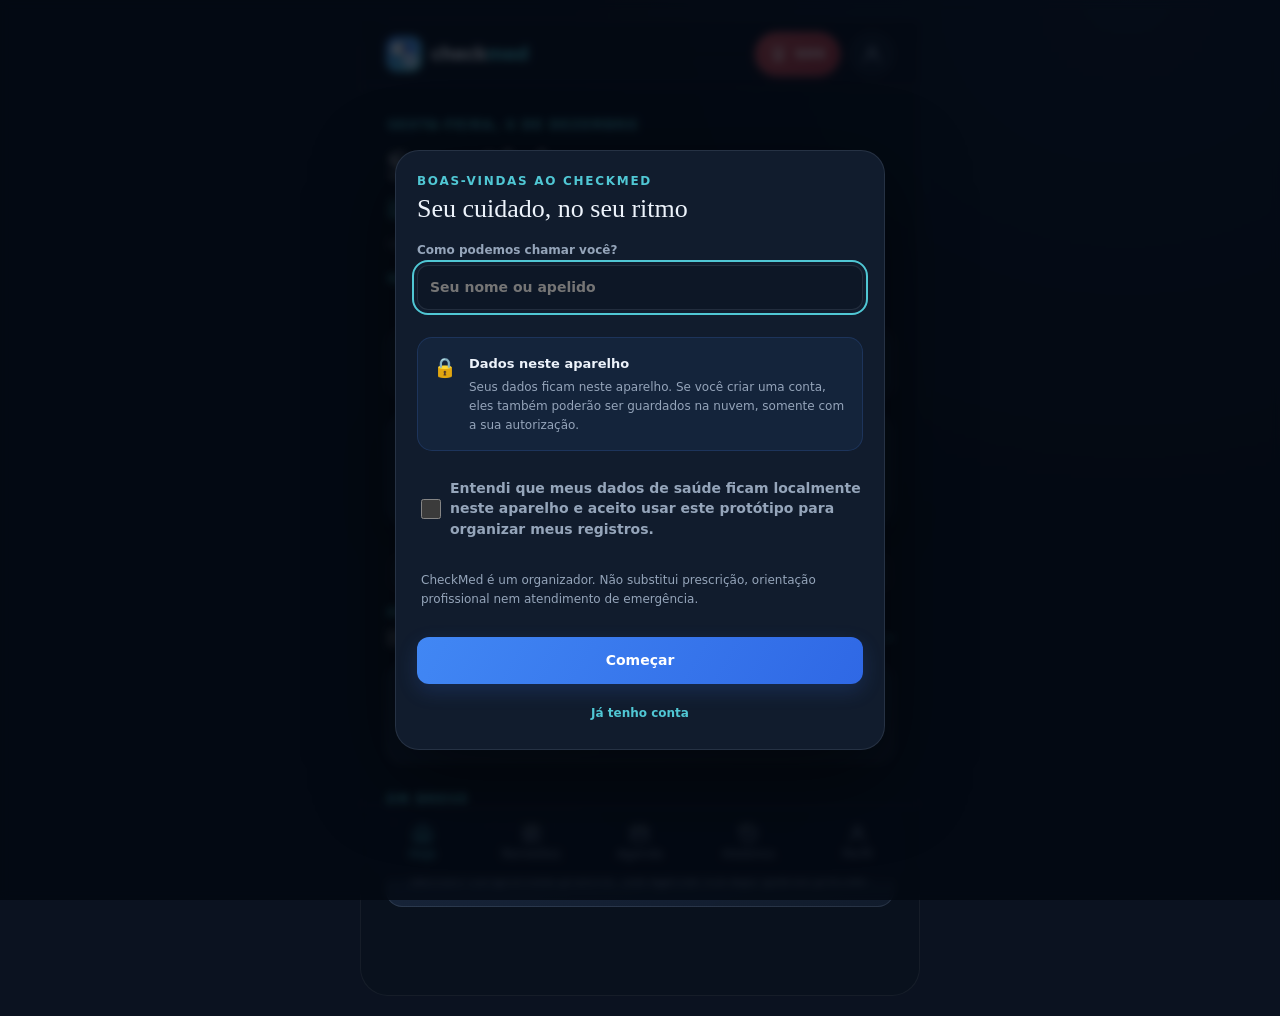
<file: index.html>
<!doctype html>
<html lang="pt-BR">
<head>
  <meta charset="utf-8">
  <meta name="viewport" content="width=device-width, initial-scale=1, viewport-fit=cover">
  <meta name="theme-color" content="#101827">
  <meta name="description" content="CheckMed — um jeito simples e gentil de acompanhar sua rotina de cuidado.">
  <meta name="apple-mobile-web-app-capable" content="yes">
  <meta name="apple-mobile-web-app-status-bar-style" content="black-translucent">
  <script src="config.js"></script>
  <link rel="manifest" href="manifest.json">
  <link rel="icon" href="icon.svg" type="image/svg+xml">
  <link rel="apple-touch-icon" href="icon-180.png">
  <link rel="stylesheet" href="styles.css">
  <title>CheckMed — cuidado em rotina</title>
</head>
<body>
  <div class="app-shell">
    <header class="topbar">
      <div class="brand"><span class="brand-mark" aria-hidden="true"><svg viewBox="0 0 36 36" focusable="false"><defs><clipPath id="brandPillClip"><rect x="3.5" y="5" width="29" height="14" rx="7"/></clipPath></defs><rect x="3.5" y="5" width="29" height="14" rx="7" fill="#f4f8ff"/><path d="M18 5h7.5a7 7 0 0 1 0 14H18z" fill="#4d8eff" clip-path="url(#brandPillClip)"/><path d="M18 5v14" stroke="#101827" stroke-width="1.6"/><circle cx="25" cy="25" r="8" fill="#f4f8ff"/><path d="m20.5 25 3.1 3.1 6-6.8" fill="none" stroke="#2676f2" stroke-width="2.5" stroke-linecap="round" stroke-linejoin="round"/></svg></span><span>check<span class="brand-accent">med</span></span></div>
      <button class="sos-header-button" id="sosButton" type="button" aria-label="Abrir ajuda rápida (SOS)"><svg viewBox="0 0 24 24" aria-hidden="true" focusable="false"><path d="M6 18h12l-1.2-7.2a4.85 4.85 0 0 0-9.6 0L6 18Z"/><path d="M9 21h6M12 3V1M4.5 5 3 3.5M19.5 5 21 3.5M12 10v3M12 16h.01"/></svg><span>SOS</span></button>
      <button class="icon-button" id="profileButton" type="button" aria-label="Abrir perfil"><svg viewBox="0 0 24 24" aria-hidden="true" focusable="false"><circle cx="12" cy="8" r="4"/><path d="M4 21a8 8 0 0 1 16 0"/></svg></button>
    </header>

    <main id="mainContent">
      <section class="screen active" id="screen-today" data-screen="today">
        <div class="greeting"><p class="eyebrow" id="todayDate"></p><p class="welcome-name" id="welcomeName" hidden></p><h1>Seu cuidado,<br><em>um passo de cada vez.</em></h1><p class="subtle">Um lembrete gentil para hoje.</p><button class="text-button daylog-link" type="button" id="openDaylog">Registrar meu dia →</button></div>
        <article class="welcome-back-card" id="welcomeBackCard" hidden><div><strong>Bem-vindo de volta!</strong><p id="welcomeBackSummary"></p></div><button class="close-button" id="dismissWelcomeBack" type="button" aria-label="Dispensar mensagem">×</button></article>
        <button class="daily-mood-shortcut" id="moodShortcut" type="button"><span class="mood-shortcut-face" id="moodShortcutFace">🙂</span><span><strong id="moodShortcutTitle">Como você está hoje?</strong><small id="moodShortcutSummary">Seu registro de humor continua em “Meu dia”.</small></span><span aria-hidden="true">›</span></button>
        <div class="summary-card">
          <div><span class="summary-kicker">ROTINA DE HOJE</span><strong id="todayProgress">Tudo no seu tempo</strong><span class="subtle" id="todaySummary">Cadastre uma medicação para começar.</span></div>
          <div class="ring" id="progressRing"><span id="progressNumber">0/0</span></div>
        </div>
        <div id="nextDose" class="next-dose-card" hidden></div>
        <p class="reminder-limit" role="note">Lembretes só funcionam com o app aberto. Use também o alarme do celular.</p>
        <div class="stock-alerts stack" id="stockAlerts"></div>
        <div class="section-heading"><div><span class="eyebrow">ACOMPANHAMENTO</span><h2>Doses de hoje</h2></div><button class="text-button" data-go="meds">Ver todas →</button></div>
        <div id="todayDoses" class="stack"></div>
        <div class="section-heading compact"><div><span class="eyebrow">EM BREVE</span><h2>Próximos compromissos</h2></div><button class="text-button" data-go="calendar">Agenda →</button></div>
        <div id="upcomingHome" class="stack"></div>
      </section>

      <section class="screen" id="screen-meds" data-screen="meds">
        <div class="page-heading"><span class="eyebrow">SUA ROTINA</span><h1>Medicamentos</h1><p class="subtle">Organize horários e acompanhe seu estoque.</p></div>
        <button class="primary-button wide" id="addMedButton"><span>＋</span> Adicionar medicamento</button>
        <div id="medList" class="stack page-stack"></div>
      </section>

      <section class="screen" id="screen-calendar" data-screen="calendar">
        <div class="page-heading"><span class="eyebrow">SEUS CUIDADOS</span><h1>Agenda</h1><p class="subtle">Consultas, retornos e receitas em um só lugar.</p></div>
        <button class="primary-button wide" id="addEventButton"><span>＋</span> Adicionar compromisso</button>
        <div class="history-calendar-card agenda-calendar-card">
          <div class="month-controls"><button class="month-arrow" id="agendaPrevMonth" aria-label="Mês anterior">‹</button><strong id="agendaMonthLabel"></strong><button class="month-arrow" id="agendaNextMonth" aria-label="Próximo mês">›</button></div>
          <div class="history-calendar" id="agendaCalendar" aria-label="Calendário de compromissos"></div>
          <div class="calendar-key"><i></i> Compromisso ou rotina completa <i class="partial-dot"></i> Rotina com doses pendentes</div>
        </div>
        <div class="section-heading"><div><span class="eyebrow">DIA SELECIONADO</span><h2 id="agendaSelectedLabel"></h2></div></div>
        <div id="eventList" class="stack page-stack"></div>
        <div class="section-heading compact"><div><span class="eyebrow">PLANEJAMENTO</span><h2>Próximos 30 dias</h2></div></div><div id="upcomingEvents" class="stack"></div>
      </section>

      <section class="screen" id="screen-history" data-screen="history">
        <div class="page-heading"><span class="eyebrow">SEU CAMINHO</span><h1>Histórico</h1><p class="subtle">Seus registros recentes, sem julgamentos.</p></div>
        <div class="history-calendar-card">
          <div class="month-controls"><button class="month-arrow" id="historyPrevMonth" aria-label="Mês anterior">‹</button><strong id="historyMonthLabel"></strong><button class="month-arrow" id="historyNextMonth" aria-label="Próximo mês">›</button></div>
          <div class="history-calendar" id="historyCalendar" aria-label="Calendário de registros"></div>
          <div class="calendar-key"><i></i> Dia com registros</div>
        </div>
        <div class="history-summary" id="historySummary"></div>
        <button type="button" class="secondary-button wide" id="openPastDose">Registrar uma dose que esqueci</button>
        <div id="historyList" class="stack page-stack"></div>
      </section>

      <section class="screen" id="screen-daylog" data-screen="daylog">
        <div class="page-heading"><span class="eyebrow">SEU ESPAÇO</span><h1>Meu dia</h1><p class="subtle">Um registro opcional, no seu ritmo.</p></div>
        <div class="entry-date-card"><button id="entryPrevDay" class="month-arrow" type="button" aria-label="Dia anterior">‹</button><div><span class="eyebrow">REGISTRANDO</span><strong id="checkinDateLabel"></strong></div><button id="entryNextDay" class="month-arrow" type="button" aria-label="Próximo dia">›</button></div>
        <div class="daily-checkin" id="dailyCheckin">
          <div class="checkin-heading"><div><span class="eyebrow">COMO FOI SEU DIA?</span><h2>Como você está?</h2></div></div>
          <div class="mood-row" role="group" aria-label="Selecione como está se sentindo">
            <button type="button" class="mood-choice" data-mood="muito-bem" aria-label="Muito bem">😊</button><button type="button" class="mood-choice" data-mood="bem" aria-label="Bem">🙂</button><button type="button" class="mood-choice" data-mood="neutro" aria-label="Neutro">😐</button><button type="button" class="mood-choice" data-mood="mal" aria-label="Mal">🙁</button><button type="button" class="mood-choice" data-mood="muito-mal" aria-label="Muito mal">😣</button>
          </div>
          <label class="checkin-note-label">Anotação para você ou para a próxima consulta<textarea id="dailyNote" maxlength="500" placeholder="Se quiser, anote como se sentiu ou algo para conversar com sua equipe de cuidado."></textarea></label>
          <label class="checkin-note-label">Perguntas para a próxima consulta<textarea id="dailyQuestions" maxlength="500" placeholder="O que você quer lembrar de perguntar?"></textarea></label>
          <button type="button" class="secondary-button wide" id="exportConsultation">Exportar resumo para consulta</button>
          <button type="button" class="secondary-button wide" id="saveCheckin">Salvar registro do dia</button>
        </div>
      </section>

      <section class="screen" id="screen-profile" data-screen="profile">
        <div class="page-heading"><span class="eyebrow">PREFERÊNCIAS</span><h1>Seu perfil</h1><p class="subtle">Ajuste o app ao seu jeito.</p></div>
        <form id="profileForm" class="form-card">
          <label>Como podemos chamar você?<input id="profileName" maxlength="40" placeholder="Seu nome ou apelido"></label>
          <button class="primary-button wide" type="submit">Salvar perfil</button>
        </form>
        <article class="form-card account-card" id="accountCard" aria-labelledby="accountCardTitle">
          <div class="account-heading"><span class="account-symbol" aria-hidden="true">☁</span><div><h2 id="accountCardTitle">Conta e sincronização</h2><p class="subtle" id="accountStatus" role="status"></p></div></div>
          <div id="accountUnavailable" class="account-state" hidden><strong>Conta disponível quando o servidor estiver configurado.</strong><p class="subtle">Você pode continuar usando o CheckMed neste aparelho, mesmo sem conta.</p></div>
          <div id="accountOffline" class="account-state" hidden><strong>Sem conexão</strong><p class="subtle">Seus dados continuam salvos neste aparelho.</p></div>
          <div id="accountLoggedOut" class="account-actions" hidden><p class="subtle">Uma conta permite guardar uma cópia dos dados na nuvem e usar em outro aparelho. O uso local continua disponível sem conta.</p><button class="primary-button wide" id="openCreateAccount" type="button">Criar conta</button><button class="secondary-button wide" id="openLogin" type="button">Já tenho conta</button></div>
          <div id="accountConnected" class="account-state" hidden>
            <p>Conectado como <strong id="accountDisplayName"></strong></p><p class="subtle" id="accountEmail"></p>
            <p class="fine-print" id="syncLastUpdated">Ainda não sincronizado.</p>
            <label class="privacy-toggle"><input id="syncAutoToggle" type="checkbox"> Sincronizar automaticamente</label>
            <div class="account-actions"><button class="primary-button wide" id="syncNowButton" type="button" disabled>Sincronizar agora</button><button class="secondary-button wide" id="openChangePassword" type="button">Trocar senha</button><button class="secondary-button wide" id="openResetPassword" type="button">Redefinir senha com código</button><button class="secondary-button wide" id="clearCloudSnapshot" type="button">Apagar cópia da nuvem</button><button class="secondary-button wide" id="openDeleteAccount" type="button">Excluir conta</button><button class="text-button" id="logoutButton" type="button">Sair da conta</button></div>
          </div>
        </article>
        <p class="legal-links"><a href="privacidade.html">Privacidade (rascunho)</a><a href="termos.html">Termos de uso (rascunho)</a></p>
        <div class="form-card notification-settings">
          <div><strong>Lembretes de medicamentos</strong><p class="subtle" id="notificationStatus">Receba um aviso nos horários cadastrados para sua rotina diária.</p></div>
          <button class="secondary-button wide" type="button" id="notificationsButton">Ativar lembretes</button>
          <label class="privacy-toggle"><input id="hideNotificationName" type="checkbox" checked> Ocultar nome do medicamento na tela bloqueada</label>
          <small class="fine-print">O CheckMed precisa estar aberto para conferir os horários. A permissão de notificação será solicitada somente quando você tocar no botão.</small>
        </div>
        <div class="form-card preparation-card">
          <div><strong>Instalar CheckMed</strong><p class="subtle">Acesse pela tela inicial do celular ou pelo menu de instalação do navegador.</p></div>
          <button class="secondary-button wide" type="button" id="installAppButton">Instalar aplicativo</button>
        </div>
        <div class="form-card preparation-card"><div><strong>Trava de privacidade local</strong><p class="subtle">PIN opcional com hash no aparelho. Não substitui uma conta nem protege contra acesso técnico ao navegador.</p></div><button type="button" class="secondary-button wide" id="pinSetupButton">Criar PIN</button><button type="button" class="secondary-button wide" id="pinRemoveButton" hidden>Desativar PIN</button><button type="button" class="small-action" id="lockNowButton">Bloquear CheckMed agora</button></div>
        <div class="info-card preparation-card"><span class="info-icon">👆</span><div><strong>Biometria</strong><p>Passkeys/WebAuthn ficam como evolução com servidor para validar os desafios de autenticação com segurança.</p></div></div>
        <div class="info-card preparation-card"><span class="info-icon">🔔</span><div><strong>Push e alarmes</strong><p>O app já está sendo preparado para receber avisos pelo service worker. A entrega em segundo plano depende da assinatura do aparelho e do serviço push do servidor.</p></div></div>
        <div class="info-card"><span class="info-icon">🔒</span><div><strong>Dados neste aparelho</strong><p>Seus dados ficam neste aparelho. Se você criar uma conta, eles também poderão ser guardados na nuvem, somente com a sua autorização.</p></div></div>
        <button class="secondary-button wide" id="exportButton">Exportar meus dados</button>
        <button class="secondary-button wide" id="importButton" type="button">Importar backup</button><input id="importFile" type="file" accept="application/json,.json" hidden>
        <p class="fine-print" id="backupStatus"></p>
        <p class="fine-print">CheckMed ajuda a organizar sua rotina. Siga sempre as orientações da sua equipe de saúde.</p>
      </section>
    </main>

    <nav class="bottom-nav" aria-label="Navegação principal">
      <button class="nav-item active" data-go="today"><span class="nav-icon"><svg viewBox="0 0 24 24" aria-hidden="true"><path d="m3 10 9-7 9 7v10a1 1 0 0 1-1 1h-6v-7h-4v7H4a1 1 0 0 1-1-1z"/></svg></span><span>Hoje</span></button>
      <button class="nav-item" data-go="meds"><span class="nav-icon"><svg viewBox="0 0 24 24" aria-hidden="true"><path d="M4 4h16v16H4zM8 8h8M8 12h8M8 16h5"/></svg></span><span>Remédios</span></button>
      <button class="nav-item" data-go="calendar"><span class="nav-icon"><svg viewBox="0 0 24 24" aria-hidden="true"><rect x="3" y="5" width="18" height="16" rx="2"/><path d="M16 3v4M8 3v4M3 10h18M8 14h.01M12 14h.01M16 14h.01M8 17h.01M12 17h.01"/></svg></span><span>Agenda</span></button>
      <button class="nav-item" data-go="history"><span class="nav-icon"><svg viewBox="0 0 24 24" aria-hidden="true"><path d="M3 12a9 9 0 1 0 3-6.7L3 8"/><path d="M3 3v5h5M12 7v5l3 2"/></svg></span><span>Histórico</span></button>
      <button class="nav-item" data-go="profile"><span class="nav-icon"><svg viewBox="0 0 24 24" aria-hidden="true"><circle cx="12" cy="8" r="4"/><path d="M4 21a8 8 0 0 1 16 0"/></svg></span><span>Perfil</span></button>
    </nav>
  </div>

  <dialog id="medDialog" class="app-dialog"><form id="medForm" method="dialog">
    <div class="dialog-head"><div><span class="eyebrow">NOVA ROTINA</span><h2>Medicamento</h2></div><button type="button" class="close-button" data-close="medDialog" aria-label="Fechar">×</button></div>
    <label>Nome do medicamento<input name="name" required maxlength="60" placeholder="Ex.: Medicamento"></label>
    <label>Como você usa este medicamento?<select name="mode" id="medMode"><option value="daily">Rotina diária</option><option value="asneeded">Uso eventual (registrar quando tomar)</option></select></label>
    <div class="form-row single-field" id="doseFields"><label>Dosagem<input name="strength" maxlength="30" placeholder="Ex.: 50 mg"></label><label id="amountField" hidden>Comprimidos por tomada<input name="perDose" type="number" min="0.25" step="0.25" value="1" required></label></div>
    <div id="timesField" class="schedule-field"><span class="field-label">Horários e quantidade de comprimidos</span><div class="schedule-input-row"><label>Horário<input id="scheduleTimeInput" type="time"></label><label>Comprimidos nesta dose<input id="scheduleAmountInput" type="number" min="0.25" step="0.25" value="1"></label><button type="button" class="secondary-button" id="addScheduleTime">＋ Horário</button></div><div id="scheduleChips" class="schedule-chips"></div><input type="hidden" name="times"></div>
    <label>Comprimidos em estoque<input name="stock" type="number" min="0" step="0.25" value="30" required></label>
    <label>Validade da receita (opcional)<input name="prescriptionExpiry" type="date"></label>
    <button class="primary-button wide" type="submit">Salvar medicamento</button>
  </form></dialog>

  <dialog id="stockDialog" class="app-dialog"><form id="stockForm" method="dialog"><div class="dialog-head"><div><span class="eyebrow">ESTOQUE REAL</span><h2>Quantos comprimidos você tem?</h2></div><button type="button" class="close-button" data-close="stockDialog" aria-label="Fechar">×</button></div><label>Quantidade contada<input name="stock" type="text" inputmode="decimal" required placeholder="Ex.: 12,5"></label><p id="stockForecast" class="stock-forecast" aria-live="polite"></p><button class="primary-button wide" type="submit">Salvar quantidade</button></form></dialog>

  <dialog id="pastDoseDialog" class="app-dialog"><form id="pastDoseForm" method="dialog"><div class="dialog-head"><div><span class="eyebrow">REGISTRO RETROSPECTIVO</span><h2>Dose tomada em outro dia</h2></div><button type="button" class="close-button" data-close="pastDoseDialog" aria-label="Fechar">×</button></div><label>Data<input name="date" type="date" required></label><label>Medicamento<select name="medId" required id="pastDoseMed"></select></label><label>Horário da rotina<select name="time" required id="pastDoseTime"></select></label><label>Você tomou por volta de… (opcional)<input name="takenAtTime" type="time"></label><label class="consent-line"><input name="deductStock" type="checkbox" checked> Descontar esta dose do estoque</label><p class="fine-print">Se você já conferiu e atualizou o estoque depois da tomada, desmarque a opção para evitar descontar duas vezes.</p><button class="primary-button wide" type="submit">Salvar registro</button></form></dialog>

  <dialog id="onboardingDialog" class="app-dialog"><form id="onboardingForm" method="dialog"><div class="dialog-head"><div><span class="eyebrow">BOAS-VINDAS AO CHECKMED</span><h2>Seu cuidado, no seu ritmo</h2></div></div><label>Como podemos chamar você?<input name="name" maxlength="40" placeholder="Seu nome ou apelido"></label><div class="info-card"><span class="info-icon">🔒</span><div><strong>Dados neste aparelho</strong><p>Seus dados ficam neste aparelho. Se você criar uma conta, eles também poderão ser guardados na nuvem, somente com a sua autorização.</p></div></div><label class="consent-line"><input type="checkbox" name="consent" required> Entendi que meus dados de saúde ficam localmente neste aparelho e aceito usar este protótipo para organizar meus registros.</label><p class="fine-print">CheckMed é um organizador. Não substitui prescrição, orientação profissional nem atendimento de emergência.</p><button class="primary-button wide" type="submit">Começar</button><button class="text-button wide" id="onboardingLogin" type="button">Já tenho conta</button></form></dialog>

  <dialog id="accountDialog" class="app-dialog"><div class="dialog-head"><div><span class="eyebrow">CONTA CHECKMED</span><h2 id="accountDialogTitle">Conta e sincronização</h2></div><button type="button" class="close-button" data-close="accountDialog" aria-label="Fechar">×</button></div>
    <p id="accountDialogMessage" class="subtle" role="status"></p>
    <div id="accountModeChooser" class="account-actions"><button class="primary-button wide" id="chooseCreateAccount" type="button">Criar conta</button><button class="secondary-button wide" id="chooseLogin" type="button">Já tenho conta</button></div>
    <form id="registerForm" class="account-form" hidden><label>E-mail<input name="email" type="email" autocomplete="email" maxlength="254" required></label><label>Senha (8 a 128 caracteres)<input name="password" type="password" minlength="8" maxlength="128" autocomplete="new-password" required></label><label>Apelido (opcional)<input name="displayName" maxlength="40" autocomplete="nickname"></label><label class="consent-line"><input name="consent" type="checkbox" required><span>Quero guardar uma cópia dos meus dados de saúde na nuvem do CheckMed para usar em outro aparelho. Entendi que posso remover essa cópia ou excluir minha conta a qualquer momento, em Perfil → Conta. <a href="privacidade.html" target="_blank" rel="noopener">Leia o rascunho de privacidade</a> e os <a href="termos.html" target="_blank" rel="noopener">termos de uso</a>.</span></label><button class="primary-button wide" type="submit">Criar conta e continuar</button><button class="text-button wide" type="button" data-account-view="chooser">Voltar</button></form>
    <form id="loginForm" class="account-form" hidden><label>E-mail<input name="email" type="email" autocomplete="email" maxlength="254" required></label><label>Senha<input name="password" type="password" maxlength="128" autocomplete="current-password" required></label><button class="primary-button wide" type="submit">Entrar</button><button class="text-button wide" id="forgotAccountPassword" type="button">Esqueci a senha</button><button class="text-button wide" type="button" data-account-view="chooser">Voltar</button></form>
  </dialog>

  <dialog id="recoveryCodeDialog" class="app-dialog"><div class="dialog-head"><div><span class="eyebrow">GUARDE EM LOCAL SEGURO</span><h2>Código de recuperação</h2></div><button type="button" class="close-button" id="closeRecoveryCode" aria-label="Fechar e perder este código" disabled>×</button></div><p class="subtle">Guarde este código de recuperação. Ele é a única forma de redefinir sua senha se você a esquecer. Mostramos uma única vez.</p><output class="recovery-code-display" id="recoveryCodeValue" aria-label="Seu código de recuperação"></output><div class="account-actions"><button class="secondary-button wide" id="copyRecoveryCode" type="button">Copiar código</button><button class="secondary-button wide" id="downloadRecoveryCode" type="button">Baixar .txt</button></div><label class="consent-line recovery-confirm-line"><input id="recoveryCodeSaved" type="checkbox"> Guardei meu código em um lugar seguro</label><button class="primary-button wide" id="continueRecoveryCode" type="button" disabled>Continuar</button></dialog>

  <dialog id="logoutDialog" class="app-dialog"><div class="dialog-head"><div><span class="eyebrow">SAIR DA CONTA</span><h2>O que fazer com este aparelho?</h2></div><button type="button" class="close-button" data-close="logoutDialog" aria-label="Fechar">×</button></div><p class="subtle">Seus dados locais podem ficar aqui ou ser removidos. A cópia na nuvem não será apagada.</p><div class="account-actions"><button class="primary-button wide" id="logoutKeepData" type="button">Sair e manter os dados neste aparelho</button><button class="secondary-button wide" id="logoutRemoveData" type="button">Sair e remover os dados deste aparelho</button></div></dialog>

  <dialog id="syncPullDialog" class="app-dialog"><div class="dialog-head"><div><span class="eyebrow">SINCRONIZAÇÃO</span><h2>Usar a cópia da nuvem?</h2></div><button type="button" class="close-button" data-close="syncPullDialog" aria-label="Fechar">×</button></div><p class="subtle">Encontramos uma cópia na nuvem. Antes de substituir os dados deste aparelho, guardaremos uma cópia local.</p><p class="fine-print" id="pullSnapshotDetails"></p><div class="account-actions"><button class="primary-button wide" id="acceptCloudPull" type="button">Guardar cópia e usar os dados da nuvem</button><button class="secondary-button wide" id="cancelCloudPull" type="button">Decidir depois</button></div></dialog>

  <dialog id="syncConflictDialog" class="app-dialog conflict-dialog"><div class="dialog-head"><div><span class="eyebrow">ESCOLHA DOS DADOS</span><h2>Há alterações nos dois lugares</h2></div><button type="button" class="close-button" id="closeSyncConflict" aria-label="Decidir depois">×</button></div><p class="subtle">Os dados da nuvem e os deste aparelho são diferentes. Qual você quer usar? Antes de trocar, guardamos uma cópia neste aparelho.</p><div class="conflict-grid"><article class="conflict-side"><h3>Nuvem</h3><p class="fine-print" id="conflictCloudUpdated">Sem cópia na nuvem.</p><dl><div><dt>Medicamentos</dt><dd id="conflictCloudMeds">0</dd></div><div><dt>Registros</dt><dd id="conflictCloudLogs">0</dd></div><div><dt>Compromissos</dt><dd id="conflictCloudEvents">0</dd></div><div><dt>Registros do dia</dt><dd id="conflictCloudEntries">0</dd></div></dl></article><article class="conflict-side"><h3>Este aparelho</h3><p class="fine-print" id="conflictLocalUpdated">Dados salvos neste navegador.</p><dl><div><dt>Medicamentos</dt><dd id="conflictLocalMeds">0</dd></div><div><dt>Registros</dt><dd id="conflictLocalLogs">0</dd></div><div><dt>Compromissos</dt><dd id="conflictLocalEvents">0</dd></div><div><dt>Registros do dia</dt><dd id="conflictLocalEntries">0</dd></div></dl></article></div><div class="account-actions"><button class="primary-button wide" id="useCloudData" type="button">Usar os dados da nuvem</button><button class="secondary-button wide" id="useLocalData" type="button">Usar os dados deste aparelho</button><button class="text-button wide" id="deferSyncConflict" type="button">Decidir depois</button></div></dialog>

  <dialog id="changePasswordDialog" class="app-dialog"><form id="changePasswordForm"><div class="dialog-head"><div><span class="eyebrow">SEGURANÇA DA CONTA</span><h2>Trocar senha</h2></div><button type="button" class="close-button" data-close="changePasswordDialog" aria-label="Fechar">×</button></div><label>Senha atual<input name="currentPassword" type="password" autocomplete="current-password" required></label><label>Nova senha<input name="newPassword" type="password" minlength="8" maxlength="128" autocomplete="new-password" required></label><p class="fine-print" role="status" id="changePasswordMessage"></p><button class="primary-button wide" type="submit">Salvar nova senha</button></form></dialog>
  <dialog id="resetPasswordDialog" class="app-dialog"><form id="resetPasswordForm"><div class="dialog-head"><div><span class="eyebrow">RECUPERAÇÃO DE CONTA</span><h2>Redefinir senha</h2></div><button type="button" class="close-button" data-close="resetPasswordDialog" aria-label="Fechar">×</button></div><p class="subtle">A redefinição encerra as sessões abertas. Você precisará entrar novamente.</p><label>E-mail da conta<input name="email" type="email" autocomplete="email" maxlength="254" required></label><label>Código de recuperação<input name="recoveryCode" autocomplete="one-time-code" required></label><label>Nova senha<input name="newPassword" type="password" minlength="8" maxlength="128" autocomplete="new-password" required></label><p class="fine-print" role="status" id="resetPasswordMessage"></p><button class="primary-button wide" type="submit">Redefinir senha</button></form></dialog>
  <dialog id="deleteAccountDialog" class="app-dialog"><form id="deleteAccountForm"><div class="dialog-head"><div><span class="eyebrow">EXCLUSÃO PERMANENTE</span><h2>Excluir sua conta?</h2></div><button type="button" class="close-button" data-close="deleteAccountDialog" aria-label="Fechar">×</button></div><p class="subtle">A conta e a cópia na nuvem serão apagadas permanentemente. Exporte seus dados antes de continuar.</p><button type="button" class="secondary-button wide" id="exportBeforeDelete">Exportar meus dados agora</button><label>Senha atual<input name="password" type="password" autocomplete="current-password" required></label><label>Digite EXCLUIR para confirmar<input name="confirm" required pattern="EXCLUIR" autocomplete="off"></label><label class="consent-line"><input name="removeLocal" type="checkbox"> Também apagar os dados deste aparelho</label><p class="fine-print" role="status" id="deleteAccountMessage"></p><button class="danger-button wide" type="submit">Excluir conta e dados na nuvem</button></form></dialog>

  <dialog id="pinDialog" class="app-dialog"><form id="pinForm" method="dialog"><div class="dialog-head"><div><span class="eyebrow">PRIVACIDADE LOCAL</span><h2 id="pinDialogTitle">Criar PIN</h2></div><button type="button" class="close-button" data-close="pinDialog" aria-label="Fechar">×</button></div><label id="currentPinField" hidden>PIN atual<input name="currentPin" type="password" inputmode="numeric" pattern="[0-9]{4,8}" minlength="4" maxlength="8" autocomplete="current-password"></label><label>Novo PIN de 4 a 8 dígitos<input name="pin" type="password" inputmode="numeric" pattern="[0-9]{4,8}" minlength="4" maxlength="8" autocomplete="new-password" required></label><button class="primary-button wide" type="submit">Salvar PIN</button><p class="fine-print">Este PIN é uma trava de privacidade local. Não é segurança forte: quem tiver acesso técnico ao navegador pode contorná-la. Exporte um backup e guarde o PIN.</p></form></dialog>
  <dialog id="lockDialog" class="app-dialog"><form id="unlockForm" method="dialog"><div class="dialog-head"><div><span class="eyebrow">CHECKMED BLOQUEADO</span><h2>Digite seu PIN</h2></div></div><label>PIN<input name="pin" id="unlockPin" type="password" inputmode="numeric" autocomplete="current-password" required></label><button class="primary-button wide" id="unlockButton" type="submit">Desbloquear</button><p class="fine-print" id="pinLockStatus" role="status"></p><button class="text-button" type="button" id="forgotPinButton">Esqueci o PIN</button></form><div class="lock-emergency-links" aria-label="Telefones de emergência"><span>Em uma emergência:</span><a href="tel:192">SAMU 192</a><span aria-hidden="true">·</span><a href="tel:188">CVV 188</a></div></dialog>

  <dialog id="forgotPinDialog" class="app-dialog"><div class="dialog-head"><div><span class="eyebrow">RECUPERAÇÃO DE ACESSO</span><h2>Apagar os dados locais?</h2></div><button type="button" class="close-button" id="cancelForgotPin" aria-label="Voltar">×</button></div><p class="subtle">Sem o PIN não é possível abrir estes dados. Você pode apagar os dados e a trava deste aparelho e, em seguida, importar um backup. Sem backup, os registros atuais serão perdidos.</p><button type="button" class="primary-button wide" id="eraseForRecovery">Apagar dados e continuar</button><button type="button" class="secondary-button wide" id="cancelForgotPinButton">Voltar ao PIN</button></dialog>

  <dialog id="recoveryDialog" class="app-dialog"><div class="dialog-head"><div><span class="eyebrow">DADOS LOCAIS LIMPOS</span><h2>Recuperar seus registros</h2></div></div><p class="subtle">Se você tem um backup, importe-o agora. Caso contrário, pode começar um novo perfil.</p><button type="button" class="primary-button wide" id="recoveryImportButton">Importar backup</button><input id="recoveryImportFile" type="file" accept="application/json,.json" hidden><button type="button" class="secondary-button wide" id="startWithoutBackup">Começar sem backup</button></dialog>

  <dialog id="pinRemoveDialog" class="app-dialog"><form id="pinRemoveForm" method="dialog"><div class="dialog-head"><div><span class="eyebrow">PRIVACIDADE LOCAL</span><h2>Desativar PIN</h2></div><button type="button" class="close-button" data-close="pinRemoveDialog" aria-label="Fechar">×</button></div><label>Digite seu PIN atual<input name="pin" type="password" inputmode="numeric" pattern="[0-9]{4,8}" minlength="4" maxlength="8" autocomplete="current-password" required></label><p class="fine-print" id="pinRemoveStatus" role="status"></p><button class="primary-button wide" type="submit">Desativar trava</button></form></dialog>

  <dialog id="eventDialog" class="app-dialog"><form id="eventForm" method="dialog">
    <div class="dialog-head"><div><span class="eyebrow">AGENDA DE CUIDADO</span><h2>Compromisso</h2></div><button type="button" class="close-button" data-close="eventDialog" aria-label="Fechar">×</button></div>
    <label>Tipo<select name="type"><option>Consulta médica</option><option>Consulta psicológica</option><option>Retorno</option><option>Renovar receita</option><option>Outro</option></select></label>
    <label>Profissional ou título<input name="title" required maxlength="80" placeholder="Ex.: Dra. Ana — retorno"></label>
    <div class="form-row"><label>Data<input name="date" type="date" required></label><label>Horário<input name="time" type="time"></label></div>
    <label>Local ou anotação<input name="note" maxlength="120" placeholder="Opcional"></label>
    <button class="primary-button wide" type="submit">Salvar compromisso</button>
  </form></dialog>

  <dialog id="sosDialog" class="app-dialog sos-dialog"><div class="dialog-head"><div><span class="eyebrow">APOIO RÁPIDO</span><h2>Ajuda por perto</h2></div><button type="button" class="close-button" id="closeSosDialog" data-close="sosDialog" aria-label="Fechar" autofocus>×</button></div>
    <p class="subtle">Em uma urgência médica, ligue para o SAMU. Para localizar serviços próximos, informe uma cidade ou bairro; a busca abre no Google Maps quando você tocar em um botão.</p>
    <div class="sos-emergency-grid" aria-label="Telefones de apoio">
      <a class="sos-action emergency-call" href="tel:192"><span class="sos-card-top"><span class="sos-action-icon">✚</span><small>EMERGÊNCIA</small></span><strong class="sos-card-title">SAMU</strong><span class="sos-card-number">192</span><small class="sos-card-description">Urgência médica · toque para ligar</small><span class="sos-card-arrow" aria-hidden="true">↗</span></a>
      <a class="sos-action cvv-call" href="tel:188"><span class="sos-card-top"><span class="sos-action-icon">♡</span><small>APOIO EMOCIONAL</small></span><strong class="sos-card-title">CVV</strong><span class="sos-card-number">188</span><small class="sos-card-description">Gratuito · disponível 24 horas</small><span class="sos-card-arrow" aria-hidden="true">↗</span></a>
    </div>
    <div class="location-search"><label for="sosLocation">Cidade ou bairro para pesquisar</label><input id="sosLocation" maxlength="100" placeholder="Ex.: Centro, Campinas"></div>
    <div class="sos-section-heading"><span class="eyebrow">SERVIÇOS PRÓXIMOS</span><small>Escolha uma busca</small></div>
    <div class="service-grid">
      <article class="service-card"><span class="service-symbol">⌖</span><strong>Farmácia</strong><small>Encontre uma perto de você ou ligue para a sua farmácia salva.</small><button class="secondary-button" data-map-search="farmácia">Buscar farmácia <span aria-hidden="true">↗</span></button><div id="pharmacySaved" class="saved-phone"></div></article>
      <article class="service-card"><span class="service-symbol">✚</span><strong>UPA / UBS</strong><small>Pesquise unidades de pronto atendimento e unidades básicas.</small><button class="secondary-button" data-map-search="UPA UBS unidade de saúde">Buscar unidade <span aria-hidden="true">↗</span></button></article>
      <article class="service-card"><span class="service-symbol">♡</span><strong>CAPS</strong><small>Encontre um Centro de Atenção Psicossocial.</small><button class="secondary-button" data-map-search="CAPS Centro de Atenção Psicossocial">Buscar CAPS <span aria-hidden="true">↗</span></button><a class="official-link" href="https://www.gov.br/saude/pt-br/composicao/saes/desmad/raps/caps" target="_blank" rel="noopener noreferrer">Como localizar um CAPS ↗</a></article>
    </div>
    <form id="pharmacyForm" class="contact-form"><label>Minha farmácia de confiança (opcional)<input name="pharmacyName" maxlength="80" placeholder="Nome da farmácia"></label><label>Telefone<input name="pharmacyPhone" type="tel" maxlength="30" placeholder="(00) 00000-0000"></label><button class="secondary-button wide" type="submit">Salvar telefone neste aparelho</button></form>
    <div id="sosContent"></div>
    <form id="contactForm" class="contact-form"><label>Contato de confiança<input name="contact" maxlength="80" placeholder="Nome ou telefone"></label><button class="secondary-button wide" type="submit">Salvar contato neste aparelho</button></form>
  </dialog>
  <div class="toast" id="toast" role="status" aria-live="polite"><span id="toastMessage"></span><button type="button" id="toastAction" hidden></button></div>
  <script src="core.js"></script>
  <script src="api.js"></script>
  <script src="app.js"></script>
</body>
</html>
</file>
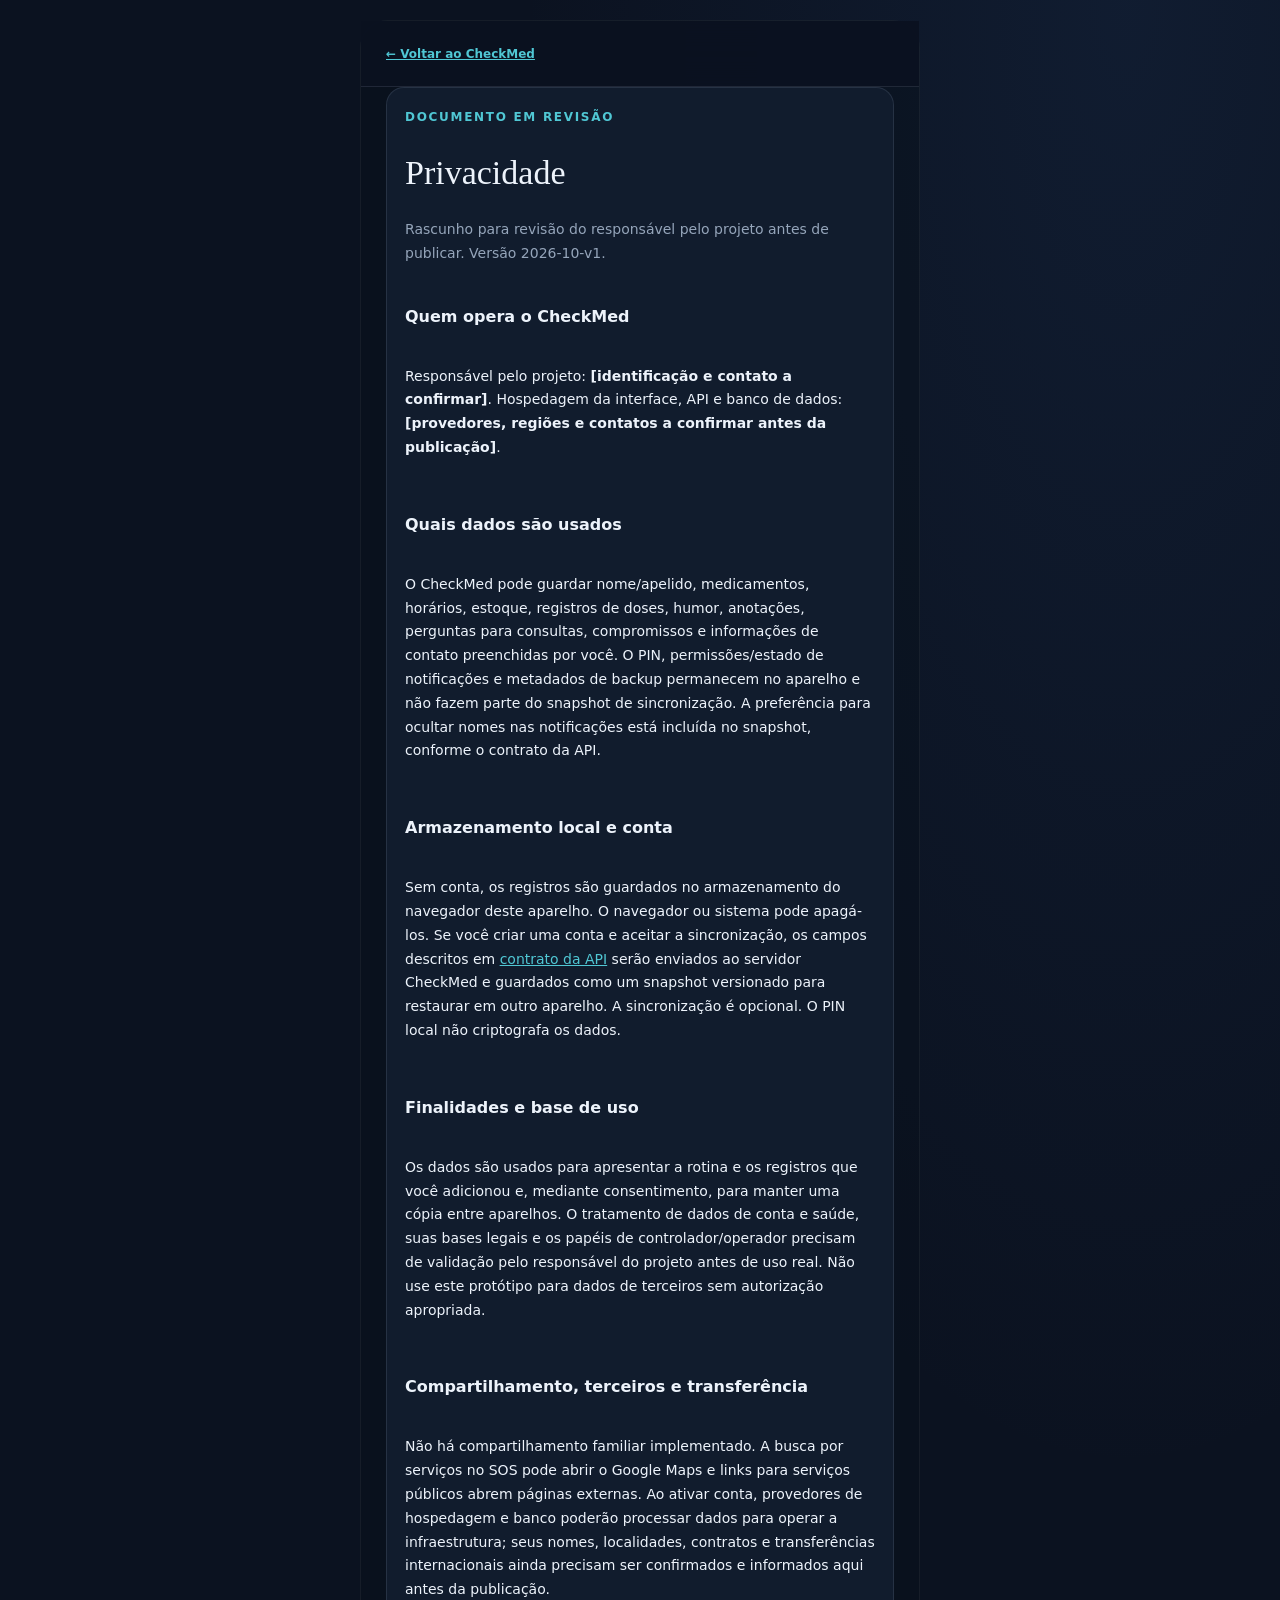
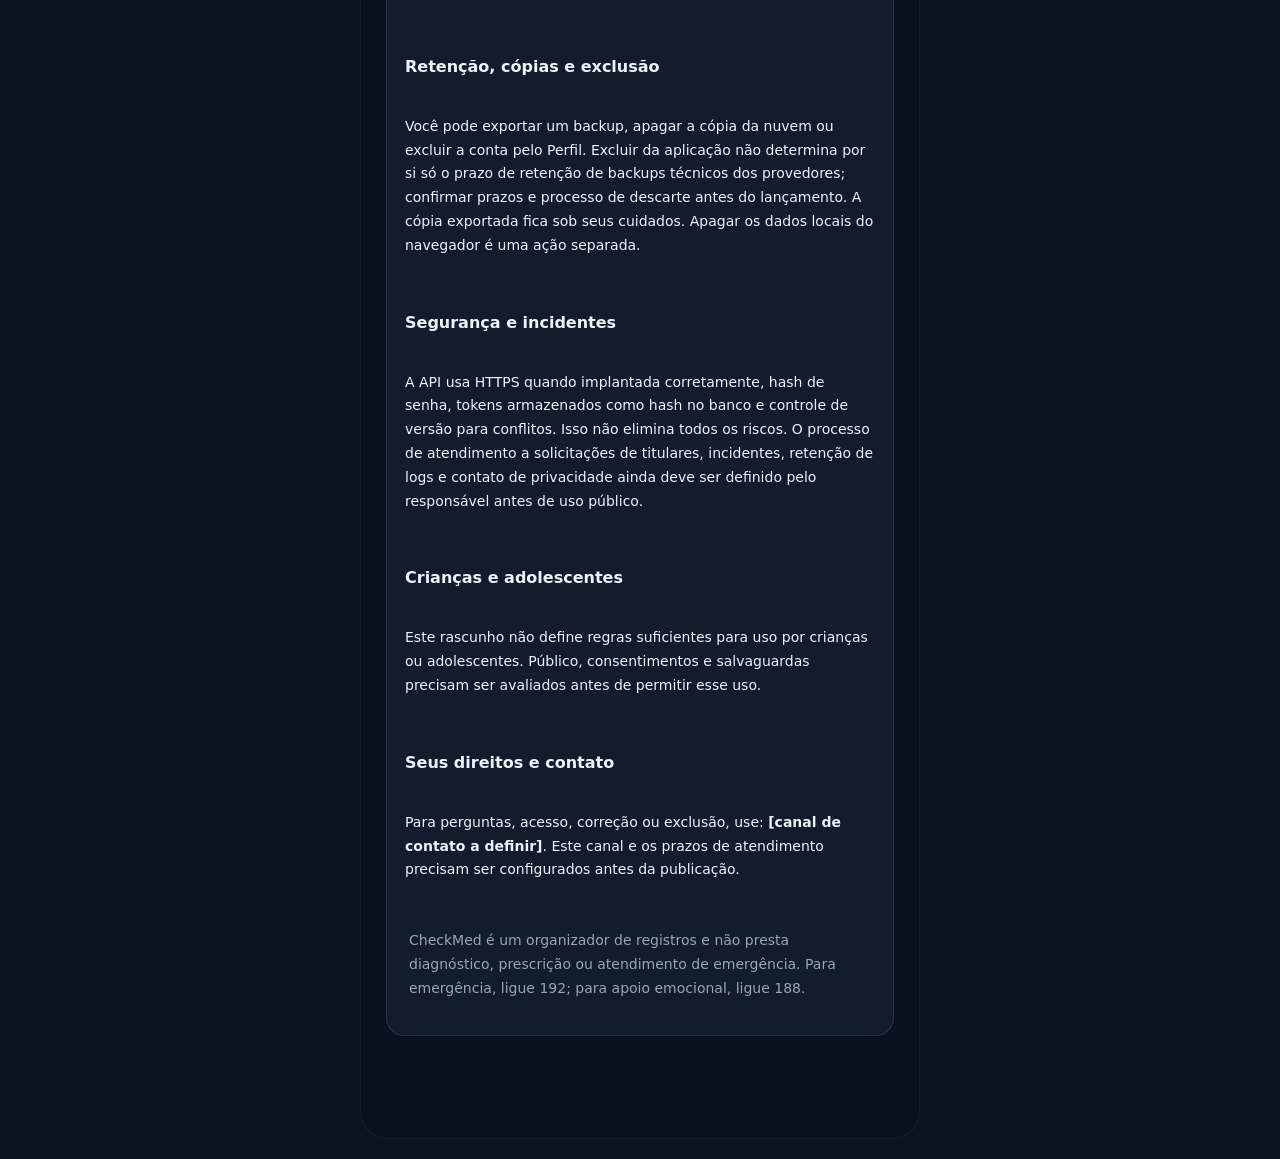
<file: privacidade.html>
<!doctype html>
<html lang="pt-BR">
<head>
  <meta charset="utf-8"><meta name="viewport" content="width=device-width, initial-scale=1">
  <meta name="theme-color" content="#101827"><link rel="stylesheet" href="styles.css">
  <title>Privacidade — CheckMed (rascunho)</title>
</head>
<body><main class="app-shell legal-page">
  <header class="topbar"><a class="text-button" href="./">← Voltar ao CheckMed</a></header>
  <article class="form-card">
    <span class="eyebrow">DOCUMENTO EM REVISÃO</span><h1>Privacidade</h1>
    <p class="subtle">Rascunho para revisão do responsável pelo projeto antes de publicar. Versão 2026-10-v1.</p>
    <h2>Quem opera o CheckMed</h2><p>Responsável pelo projeto: <strong>[identificação e contato a confirmar]</strong>. Hospedagem da interface, API e banco de dados: <strong>[provedores, regiões e contatos a confirmar antes da publicação]</strong>.</p>
    <h2>Quais dados são usados</h2><p>O CheckMed pode guardar nome/apelido, medicamentos, horários, estoque, registros de doses, humor, anotações, perguntas para consultas, compromissos e informações de contato preenchidas por você. O PIN, permissões/estado de notificações e metadados de backup permanecem no aparelho e não fazem parte do snapshot de sincronização. A preferência para ocultar nomes nas notificações está incluída no snapshot, conforme o contrato da API.</p>
    <h2>Armazenamento local e conta</h2><p>Sem conta, os registros são guardados no armazenamento do navegador deste aparelho. O navegador ou sistema pode apagá-los. Se você criar uma conta e aceitar a sincronização, os campos descritos em <a href="docs/api.md">contrato da API</a> serão enviados ao servidor CheckMed e guardados como um snapshot versionado para restaurar em outro aparelho. A sincronização é opcional. O PIN local não criptografa os dados.</p>
    <h2>Finalidades e base de uso</h2><p>Os dados são usados para apresentar a rotina e os registros que você adicionou e, mediante consentimento, para manter uma cópia entre aparelhos. O tratamento de dados de conta e saúde, suas bases legais e os papéis de controlador/operador precisam de validação pelo responsável do projeto antes de uso real. Não use este protótipo para dados de terceiros sem autorização apropriada.</p>
    <h2>Compartilhamento, terceiros e transferência</h2><p>Não há compartilhamento familiar implementado. A busca por serviços no SOS pode abrir o Google Maps e links para serviços públicos abrem páginas externas. Ao ativar conta, provedores de hospedagem e banco poderão processar dados para operar a infraestrutura; seus nomes, localidades, contratos e transferências internacionais ainda precisam ser confirmados e informados aqui antes da publicação.</p>
    <h2>Retenção, cópias e exclusão</h2><p>Você pode exportar um backup, apagar a cópia da nuvem ou excluir a conta pelo Perfil. Excluir da aplicação não determina por si só o prazo de retenção de backups técnicos dos provedores; confirmar prazos e processo de descarte antes do lançamento. A cópia exportada fica sob seus cuidados. Apagar os dados locais do navegador é uma ação separada.</p>
    <h2>Segurança e incidentes</h2><p>A API usa HTTPS quando implantada corretamente, hash de senha, tokens armazenados como hash no banco e controle de versão para conflitos. Isso não elimina todos os riscos. O processo de atendimento a solicitações de titulares, incidentes, retenção de logs e contato de privacidade ainda deve ser definido pelo responsável antes de uso público.</p>
    <h2>Crianças e adolescentes</h2><p>Este rascunho não define regras suficientes para uso por crianças ou adolescentes. Público, consentimentos e salvaguardas precisam ser avaliados antes de permitir esse uso.</p>
    <h2>Seus direitos e contato</h2><p>Para perguntas, acesso, correção ou exclusão, use: <strong>[canal de contato a definir]</strong>. Este canal e os prazos de atendimento precisam ser configurados antes da publicação.</p>
    <p class="fine-print">CheckMed é um organizador de registros e não presta diagnóstico, prescrição ou atendimento de emergência. Para emergência, ligue 192; para apoio emocional, ligue 188.</p>
  </article>
</main></body></html>
</file>
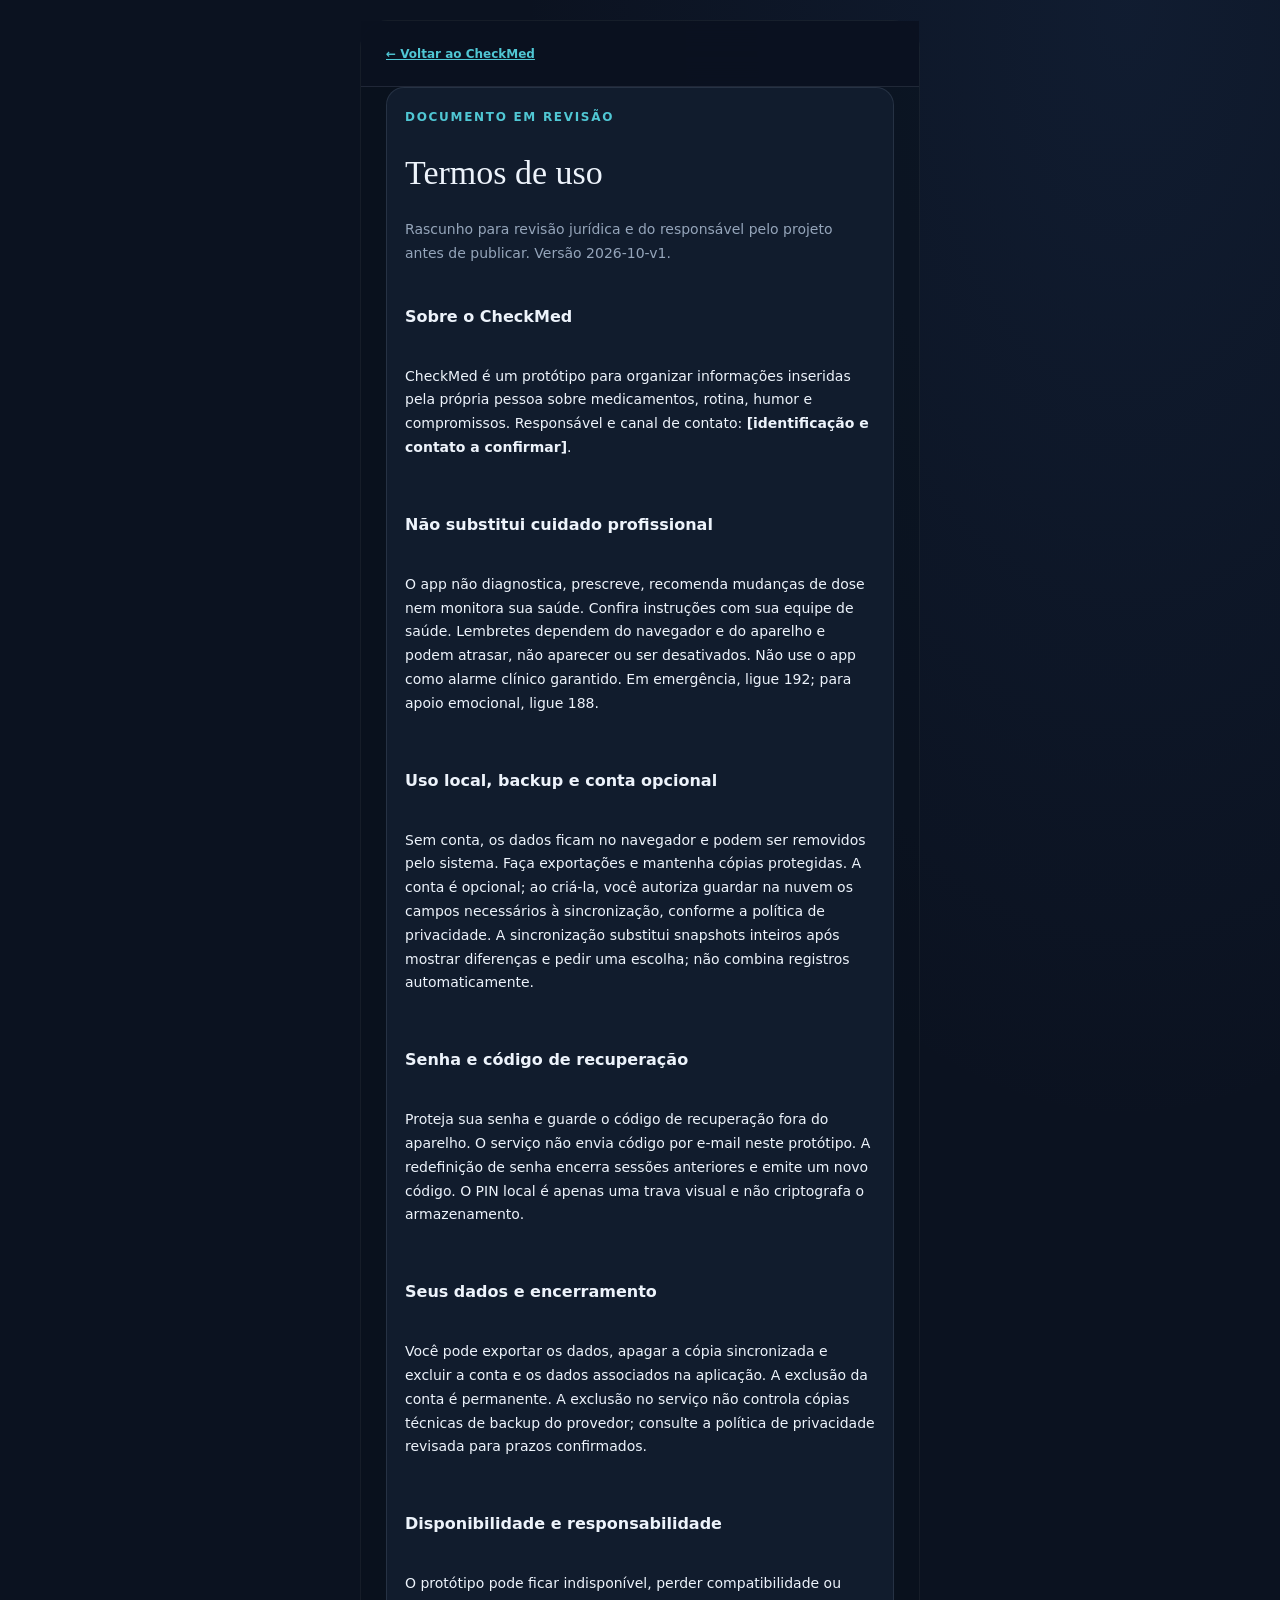
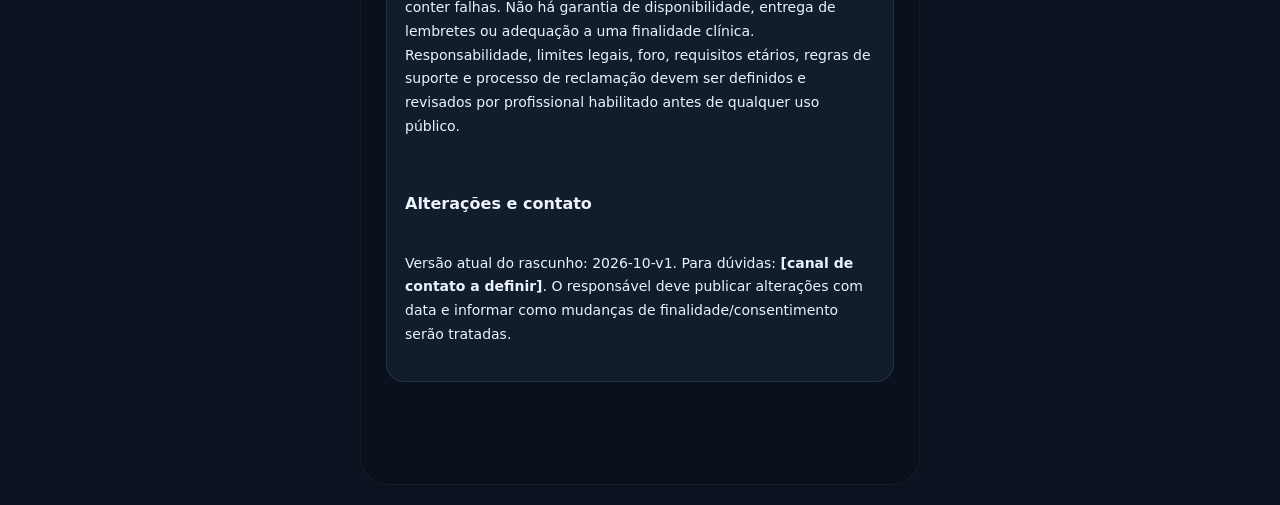
<file: termos.html>
<!doctype html>
<html lang="pt-BR">
<head>
  <meta charset="utf-8"><meta name="viewport" content="width=device-width, initial-scale=1">
  <meta name="theme-color" content="#101827"><link rel="stylesheet" href="styles.css">
  <title>Termos de uso — CheckMed (rascunho)</title>
</head>
<body><main class="app-shell legal-page">
  <header class="topbar"><a class="text-button" href="./">← Voltar ao CheckMed</a></header>
  <article class="form-card">
    <span class="eyebrow">DOCUMENTO EM REVISÃO</span><h1>Termos de uso</h1>
    <p class="subtle">Rascunho para revisão jurídica e do responsável pelo projeto antes de publicar. Versão 2026-10-v1.</p>
    <h2>Sobre o CheckMed</h2><p>CheckMed é um protótipo para organizar informações inseridas pela própria pessoa sobre medicamentos, rotina, humor e compromissos. Responsável e canal de contato: <strong>[identificação e contato a confirmar]</strong>.</p>
    <h2>Não substitui cuidado profissional</h2><p>O app não diagnostica, prescreve, recomenda mudanças de dose nem monitora sua saúde. Confira instruções com sua equipe de saúde. Lembretes dependem do navegador e do aparelho e podem atrasar, não aparecer ou ser desativados. Não use o app como alarme clínico garantido. Em emergência, ligue 192; para apoio emocional, ligue 188.</p>
    <h2>Uso local, backup e conta opcional</h2><p>Sem conta, os dados ficam no navegador e podem ser removidos pelo sistema. Faça exportações e mantenha cópias protegidas. A conta é opcional; ao criá-la, você autoriza guardar na nuvem os campos necessários à sincronização, conforme a política de privacidade. A sincronização substitui snapshots inteiros após mostrar diferenças e pedir uma escolha; não combina registros automaticamente.</p>
    <h2>Senha e código de recuperação</h2><p>Proteja sua senha e guarde o código de recuperação fora do aparelho. O serviço não envia código por e-mail neste protótipo. A redefinição de senha encerra sessões anteriores e emite um novo código. O PIN local é apenas uma trava visual e não criptografa o armazenamento.</p>
    <h2>Seus dados e encerramento</h2><p>Você pode exportar os dados, apagar a cópia sincronizada e excluir a conta e os dados associados na aplicação. A exclusão da conta é permanente. A exclusão no serviço não controla cópias técnicas de backup do provedor; consulte a política de privacidade revisada para prazos confirmados.</p>
    <h2>Disponibilidade e responsabilidade</h2><p>O protótipo pode ficar indisponível, perder compatibilidade ou conter falhas. Não há garantia de disponibilidade, entrega de lembretes ou adequação a uma finalidade clínica. Responsabilidade, limites legais, foro, requisitos etários, regras de suporte e processo de reclamação devem ser definidos e revisados por profissional habilitado antes de qualquer uso público.</p>
    <h2>Alterações e contato</h2><p>Versão atual do rascunho: 2026-10-v1. Para dúvidas: <strong>[canal de contato a definir]</strong>. O responsável deve publicar alterações com data e informar como mudanças de finalidade/consentimento serão tratadas.</p>
  </article>
</main></body></html>
</file>
<file: styles.css>
:root{color-scheme:dark;--bg:#0b1220;--surface:#111c2d;--surface2:#172439;--line:rgba(185,204,230,.12);--text:#edf3fb;--muted:#95a5ba;--blue:#4d8eff;--cyan:#50c7d4;--green:#74cfaa;--gold:#e9bd70;--red:#f2767e;--radius:20px;--shadow:0 16px 45px rgba(0,0,0,.2)}
*{box-sizing:border-box}body{margin:0;background:radial-gradient(ellipse at 88% 0%,rgba(56,103,169,.12),transparent 38%),var(--bg);color:var(--text);font-family:'DM Sans',system-ui,sans-serif;font-size:15px;line-height:1.5}button,input,select{font:inherit}button{color:inherit}button:focus-visible,input:focus-visible,select:focus-visible{outline:2px solid var(--cyan);outline-offset:3px}.app-shell{max-width:560px;min-height:100dvh;margin:0 auto;position:relative;padding:0 18px 108px}.topbar{height:66px;display:flex;align-items:center;justify-content:space-between}.brand{display:flex;align-items:center;gap:9px;font-weight:700;font-size:18px;letter-spacing:-.6px}.brand-mark{width:29px;height:29px;border-radius:10px;background:linear-gradient(140deg,#3f86f5,#52c5ce);display:grid;place-items:center;color:#fff;font-size:19px}.brand-accent{color:var(--cyan)}.icon-button,.close-button{border:1px solid var(--line);background:var(--surface);border-radius:50%;width:38px;height:38px;color:var(--muted);cursor:pointer;font-size:18px}.screen{display:none;animation:fadeIn .23s ease}.screen.active{display:block}@keyframes fadeIn{from{opacity:.5;transform:translateY(4px)}to{opacity:1;transform:none}}.greeting{padding:17px 2px 20px}.eyebrow{display:block;color:var(--cyan);font-size:12px;font-weight:700;letter-spacing:1.7px;text-transform:uppercase}.greeting h1,.page-heading h1{font-family:'DM Serif Display',Georgia,serif;font-size:37px;line-height:1.08;font-weight:400;letter-spacing:-.55px;margin:9px 0 8px}.greeting h1 em{color:var(--cyan);font-weight:400}.subtle{color:var(--muted);font-size:13px;margin:0;line-height:1.55}.summary-card{display:flex;align-items:center;justify-content:space-between;gap:15px;padding:19px;background:linear-gradient(125deg,rgba(55,111,185,.17),rgba(46,131,146,.1));border:1px solid rgba(87,151,209,.2);border-radius:var(--radius);margin-bottom:26px;box-shadow:var(--shadow)}.summary-card>div:first-child{display:flex;flex-direction:column;gap:5px}.summary-kicker{font-size:12px;letter-spacing:1.4px;color:var(--muted);font-weight:700}.summary-card strong{font-size:16px}.ring{width:64px;height:64px;border-radius:50%;background:conic-gradient(var(--cyan) var(--progress,0%),rgba(255,255,255,.09) 0);display:grid;place-items:center;flex:none;position:relative}.ring:before{content:'';position:absolute;inset:5px;background:#142237;border-radius:50%}.ring span{position:relative;font-size:12px;font-weight:700}.section-heading{display:flex;align-items:end;justify-content:space-between;margin:0 1px 12px}.section-heading h2{font-size:20px;font-family:'DM Serif Display',Georgia,serif;font-weight:400;margin:2px 0 0}.text-button{background:none;border:0;color:var(--cyan);font-weight:600;font-size:12px;padding:6px 0;cursor:pointer}.compact{margin-top:27px}.stack{display:grid;gap:10px}.dose-card,.med-card,.event-card,.history-card,.empty-card{background:linear-gradient(145deg,rgba(24,38,59,.95),rgba(17,28,45,.98));border:1px solid var(--line);border-radius:16px;padding:14px 15px}.dose-card{display:flex;align-items:center;gap:12px}.dose-time{width:50px;flex:none;text-align:center;padding:7px 3px;background:rgba(77,142,255,.12);border-radius:11px;color:#a9c9ff;font-size:12px;font-weight:700}.dose-copy,.med-copy,.event-copy{flex:1;min-width:0}.dose-copy strong,.med-copy strong,.event-copy strong{display:block;font-size:14px}.dose-copy span,.med-copy span,.event-copy span{color:var(--muted);font-size:12px}.check-button{border:1px solid rgba(116,207,170,.35);background:rgba(116,207,170,.1);color:var(--green);border-radius:11px;padding:8px 10px;font-size:12px;font-weight:700;cursor:pointer;white-space:nowrap}.check-button.done{border-color:var(--line);color:var(--muted);background:rgba(255,255,255,.04)}.empty-card{color:var(--muted);font-size:13px;padding:17px;text-align:center}.empty-card .empty-emoji{font-size:25px;display:block;margin-bottom:5px}.page-heading{padding:18px 2px 19px}.page-heading h1{margin-bottom:7px}.primary-button,.secondary-button{border:0;border-radius:12px;padding:13px 16px;cursor:pointer;font-weight:700;transition:transform .15s,filter .15s}.primary-button{background:linear-gradient(120deg,#4187f4,#2f68e5);color:#fff;box-shadow:0 7px 20px rgba(53,111,223,.2)}.primary-button:hover,.secondary-button:hover{filter:brightness(1.08);transform:translateY(-1px)}.primary-button span{font-size:18px;vertical-align:-1px;margin-right:5px}.wide{width:100%}.secondary-button{background:rgba(255,255,255,.05);border:1px solid var(--line);color:var(--text)}.page-stack{margin-top:15px}.med-card,.event-card{display:flex;align-items:center;gap:12px}.med-icon,.event-icon{width:42px;height:42px;display:grid;place-items:center;border-radius:13px;background:rgba(77,142,255,.12);font-size:19px;flex:none}.event-icon{background:rgba(80,199,212,.1)}.card-actions{display:flex;align-items:center;gap:5px}.small-action{border:1px solid var(--line);background:rgba(255,255,255,.04);color:var(--muted);border-radius:9px;padding:7px 8px;cursor:pointer;font-size:12px}.stock-track{height:4px;background:rgba(255,255,255,.08);border-radius:5px;margin-top:9px;overflow:hidden}.stock-track span{display:block;height:100%;background:var(--green);border-radius:5px}.stock-caption{margin-top:4px;color:var(--muted);font-size:12px}.calendar-strip{display:flex;gap:8px;overflow-x:auto;padding:17px 0 3px;scrollbar-width:none}.calendar-day{min-width:54px;border:1px solid var(--line);background:var(--surface);border-radius:14px;padding:8px 4px;text-align:center;color:var(--muted);font-size:12px}.calendar-day strong{display:block;font-size:17px;color:var(--text);font-weight:600}.calendar-day.today{border-color:rgba(80,199,212,.45);background:rgba(80,199,212,.1);color:var(--cyan)}.calendar-day.today strong{color:var(--cyan)}.event-date{font-size:12px;color:var(--cyan)!important;font-weight:700;text-transform:uppercase;letter-spacing:.6px}.history-summary{padding:17px;border:1px solid rgba(116,207,170,.19);background:rgba(116,207,170,.07);border-radius:16px;margin-bottom:15px;display:flex;align-items:center;justify-content:space-between}.history-summary strong{font-size:22px;color:var(--green);font-family:'DM Serif Display',Georgia,serif}.history-summary span{font-size:12px;color:var(--muted)}.history-card{display:flex;align-items:center;gap:12px}.history-state{width:34px;height:34px;border-radius:50%;background:rgba(116,207,170,.12);color:var(--green);display:grid;place-items:center}.history-card strong{display:block;font-size:13px}.history-card span{font-size:12px;color:var(--muted)}.form-card{display:grid;gap:15px;padding:18px;background:var(--surface);border:1px solid var(--line);border-radius:18px;margin:0 0 14px}.form-card label,.app-dialog label{display:grid;gap:6px;color:var(--muted);font-size:12px;font-weight:600}.form-card input,.app-dialog input,.app-dialog select{width:100%;height:45px;border:1px solid var(--line);border-radius:11px;background:#0d1726;color:var(--text);padding:0 12px;font-size:14px}.info-card{display:flex;gap:12px;padding:15px;background:rgba(77,142,255,.07);border:1px solid rgba(77,142,255,.16);border-radius:15px;margin:13px 0}.info-icon{font-size:19px}.info-card strong{font-size:13px}.info-card p,.fine-print{font-size:12px;color:var(--muted);line-height:1.6;margin:4px 0 0}.fine-print{padding:14px 4px}.bottom-nav{position:fixed;z-index:2;bottom:0;left:50%;transform:translateX(-50%);width:min(100%,560px);height:76px;padding:7px 8px calc(7px + env(safe-area-inset-bottom));display:flex;justify-content:space-around;background:rgba(11,18,32,.94);backdrop-filter:blur(18px);border-top:1px solid var(--line)}.nav-item{border:0;background:none;color:#8291a6;display:flex;flex:1;flex-direction:column;align-items:center;justify-content:center;gap:1px;font-size:12px;cursor:pointer}.nav-icon{font-size:22px;line-height:1.2}.nav-item.active{color:var(--cyan)}.nav-item.active .nav-icon{filter:drop-shadow(0 0 7px rgba(80,199,212,.28))}.app-dialog{width:min(calc(100% - 28px),490px);max-height:90dvh;overflow:auto;border:1px solid var(--line);border-radius:22px;background:#111c2d;color:var(--text);padding:21px;box-shadow:0 25px 80px rgba(0,0,0,.5)}.app-dialog::backdrop{background:rgba(2,7,15,.75);backdrop-filter:blur(4px)}.app-dialog form{display:grid;gap:14px}.dialog-head{display:flex;justify-content:space-between;align-items:flex-start;margin-bottom:3px}.dialog-head h2{font-family:'DM Serif Display',Georgia,serif;font-weight:400;font-size:26px;line-height:1.15;margin:4px 0 0}.close-button{width:32px;height:32px;font-size:22px;line-height:1}.form-row{display:grid;grid-template-columns:1fr 1fr;gap:10px}.sos-dialog>p{margin:10px 0 16px}.contact-card{padding:13px;border-radius:13px;background:rgba(80,199,212,.08);border:1px solid rgba(80,199,212,.17);font-size:13px}.contact-form{border-top:1px solid var(--line);padding-top:14px;margin-top:15px}.contact-form label{margin-bottom:11px}.medicine-emergency{margin-top:11px;font-size:12px;color:var(--muted)}.toast{position:fixed;z-index:10;bottom:90px;left:50%;transform:translate(-50%,20px);opacity:0;background:var(--green);color:#092218;padding:10px 16px;border-radius:30px;font-weight:700;font-size:12px;transition:.2s;pointer-events:none;white-space:nowrap}.toast.show{opacity:1;transform:translate(-50%,0)}
@media(min-width:600px){body{padding:20px 0}.app-shell{min-height:calc(100dvh - 40px);border:1px solid rgba(255,255,255,.05);border-radius:28px;background:rgba(10,17,29,.48);padding-left:25px;padding-right:25px}.bottom-nav{bottom:20px;border-radius:0 0 27px 27px}.app-dialog{border-radius:24px}}
@media(max-width:360px){.app-shell{padding-left:13px;padding-right:13px}.greeting h1,.page-heading h1{font-size:33px}.summary-card{padding:15px}.dose-card{gap:8px;padding:12px}.dose-time{width:44px}.check-button{padding:7px}.nav-item{font-size:12px}}
.list-label{margin:9px 2px -2px}.prn-log{margin-top:10px;padding:7px 10px;font-size:12px}
.history-calendar-card{padding:15px;background:linear-gradient(145deg,rgba(24,38,59,.95),rgba(17,28,45,.98));border:1px solid var(--line);border-radius:18px;margin-bottom:14px}.month-controls{display:flex;align-items:center;justify-content:space-between;margin-bottom:12px}.month-controls strong{text-transform:capitalize;font-family:'DM Serif Display',Georgia,serif;font-size:18px;font-weight:400}.month-arrow{width:34px;height:34px;border-radius:10px;background:rgba(255,255,255,.04);border:1px solid var(--line);color:var(--cyan);font-size:22px;line-height:1;cursor:pointer}.month-arrow:disabled{opacity:.3;cursor:default}.history-calendar{display:grid;grid-template-columns:repeat(7,minmax(0,1fr));gap:4px;text-align:center}.weekday{padding:5px 0;color:var(--muted);font-size:12px;text-transform:uppercase}.history-day{position:relative;aspect-ratio:1;border:1px solid transparent;border-radius:11px;background:transparent;color:var(--text);font-size:12px;cursor:pointer}.history-day:hover:not(:disabled){background:rgba(255,255,255,.06)}.history-day.selected{background:rgba(80,199,212,.14);border-color:rgba(80,199,212,.42);color:var(--cyan);font-weight:700}.history-day:disabled{color:rgba(149,165,186,.32);cursor:default}.history-day.empty{pointer-events:none}.history-day i{position:absolute;width:4px;height:4px;border-radius:50%;background:var(--green);bottom:4px;left:calc(50% - 2px)}.history-day.selected i{background:var(--cyan)}.calendar-key{display:flex;align-items:center;gap:6px;margin-top:11px;font-size:12px;color:var(--muted)}.calendar-key i{width:5px;height:5px;border-radius:50%;background:var(--green)}.history-summary .eyebrow{font-size:12px;color:var(--cyan);margin-bottom:2px}.history-summary>span{max-width:43%;text-align:right;font-size:12px;line-height:1.45}
.demo-history{border-color:rgba(233,189,112,.22)}.demo-label{display:inline-block;margin-left:7px;padding:2px 6px;border:1px solid rgba(233,189,112,.25);border-radius:20px;color:var(--gold);font:600 9px 'DM Sans',system-ui,sans-serif;vertical-align:2px}

.daily-checkin{margin-top:18px;padding:17px;background:linear-gradient(145deg,rgba(24,38,59,.95),rgba(17,28,45,.98));border:1px solid var(--line);border-radius:18px}.checkin-heading{display:flex;align-items:start;justify-content:space-between;gap:10px}.checkin-heading h2{font-family:'DM Serif Display',Georgia,serif;font-size:19px;font-weight:400;margin:2px 0}.checkin-heading>.subtle{font-size:12px}.mood-row{display:flex;justify-content:space-between;gap:6px;margin:14px 0}.mood-choice{flex:1;min-width:0;padding:8px 2px;border-radius:11px;background:rgba(255,255,255,.035);border:1px solid var(--line);font-size:22px;cursor:pointer}.mood-choice.selected{background:rgba(80,199,212,.13);border-color:rgba(80,199,212,.45)}.checkin-note-label{display:grid;gap:6px;color:var(--muted);font-size:12px;font-weight:600}.checkin-note-label textarea{width:100%;min-height:75px;resize:vertical;padding:10px;border:1px solid var(--line);border-radius:11px;background:#0d1726;color:var(--text);font:13px/1.5 'DM Sans',system-ui,sans-serif}.daily-checkin>.wide{margin-top:10px}
.entry-date-card{display:flex;align-items:center;justify-content:space-between;padding:13px 15px;border:1px solid var(--line);border-radius:15px;background:var(--surface)}.entry-date-card>div{display:grid;text-align:center;gap:2px}.entry-date-card strong{text-transform:capitalize;font-size:13px}.entry-date-card .month-arrow:disabled{opacity:.3;cursor:default}.history-day .calendar-mark{position:absolute;left:50%;bottom:2px;transform:translateX(-50%);display:flex;align-items:center;gap:2px;white-space:nowrap}.history-day .calendar-mark i{position:static;width:4px;height:4px;flex:none}.history-day .calendar-mark em{font-style:normal;font-size:12px;line-height:10px}.nav-item>span:last-child{white-space:nowrap}@media(max-width:400px){.nav-item{font-size:12px}.nav-icon{font-size:19px}}
.brand-mark{width:36px;height:36px;border-radius:11px}.brand-mark svg{display:block;width:32px;height:32px}
.history-checkin{display:flex;align-items:flex-start;gap:12px;padding:14px;margin-bottom:10px;border-radius:15px;background:rgba(77,142,255,.08);border:1px solid rgba(77,142,255,.2)}.history-checkin-face{width:36px;height:36px;display:grid;place-items:center;flex:none;border-radius:50%;background:rgba(77,142,255,.14);font-size:20px}.history-checkin strong,.history-checkin span,.history-checkin small{display:block}.history-checkin strong{font-size:13px}.history-checkin span,.history-checkin small{margin-top:3px;color:var(--muted);font-size:12px}.history-checkin p{margin:8px 0 2px;color:var(--text);font-size:12px;line-height:1.55;white-space:pre-wrap;overflow-wrap:anywhere}
.notification-settings{margin-top:14px}.notification-settings>div strong{font-size:14px}.notification-settings .subtle{margin:6px 0 0;font-size:12px;line-height:1.5}.notification-settings .fine-print{padding:0;font-weight:400;line-height:1.5}
.preparation-card{margin-top:13px}.preparation-card .subtle{margin:6px 0 0;font-size:12px;line-height:1.5}.preparation-card .info-icon{flex:none}

/* Refinements for the v0.1 medication flows and accessibility. */
.schedule-field{padding:12px;border:1px solid var(--line);border-radius:14px;background:rgba(255,255,255,.025)}.schedule-field>.field-label{display:block;margin-bottom:10px;font-size:13px;font-weight:650}.schedule-input-row{display:grid;grid-template-columns:1fr 1fr auto;align-items:end;gap:8px}.schedule-input-row label{font-size:12px}.schedule-input-row .secondary-button{min-height:42px;padding:8px 10px;white-space:nowrap}.schedule-chips{display:flex;flex-wrap:wrap;gap:7px;margin-top:10px}.schedule-chip{display:inline-flex;align-items:center;gap:7px;border:1px solid var(--line);border-radius:999px;padding:6px 9px;background:rgba(80,199,212,.08);font-size:12px}.schedule-chip button{border:0;background:none;color:var(--muted);font-size:16px;cursor:pointer}.dose-group{padding:13px;border:1px solid var(--line);border-radius:16px;background:var(--surface)}.dose-group.overdue{border-color:rgba(237,183,91,.48);background:rgba(237,183,91,.045)}.dose-group.upcoming{border-color:rgba(80,199,212,.22)}.dose-group>header{display:flex;align-items:center;justify-content:space-between;margin-bottom:7px}.dose-group-time{font-size:18px;font-weight:700}.dose-group-label{margin-left:8px;color:var(--muted);font-size:12px}.dose-row{display:flex;align-items:center;justify-content:space-between;gap:10px;padding:10px 0;border-top:1px solid var(--line)}.dose-copy{display:grid;gap:3px}.dose-copy strong{font-size:14px}.dose-copy span{font-size:12px;color:var(--muted);line-height:1.4}.dose-actions{display:flex;align-items:center;gap:6px}.dose-actions .check-button{white-space:nowrap}.dose-actions .small-action,.dose-row>.small-action{font-size:12px}.next-dose-card,.reminder-limit{padding:11px 13px;border-radius:13px;background:rgba(80,199,212,.08);color:var(--muted);font-size:13px;line-height:1.5}.next-dose-card strong{color:var(--text)}.reminder-limit{margin:11px 0;background:rgba(255,255,255,.035);font-size:12px}.stock-alert{display:flex;align-items:center;justify-content:space-between;gap:10px;padding:11px 13px;border:1px solid rgba(237,183,91,.35);border-radius:13px;background:rgba(237,183,91,.07);font-size:12px;line-height:1.45}.stock-alert .text-button{white-space:nowrap;font-size:12px}.event-card .event-copy{min-width:0}.event-card .event-copy .small-action{justify-self:start;font-size:12px}.history-card.skipped-dose{opacity:.78}.history-card.skipped-dose .history-state{color:var(--gold)}.welcome-name{margin:4px 0;color:var(--cyan);font-size:14px}.daylog-link{margin-top:10px}.toast{gap:12px}.toast button{border:0;background:transparent;color:var(--cyan);font-weight:700;cursor:pointer}.nav-item{font-size:12px!important}.nav-icon svg{width:21px;height:21px;fill:none;stroke:currentColor;stroke-width:1.7;stroke-linecap:round;stroke-linejoin:round}.nav-icon{display:flex;align-items:center;justify-content:center}.schedule-input-row input{min-width:0}.checkin-note-label textarea{min-height:80px;resize:vertical}button:focus-visible,a:focus-visible,input:focus-visible,select:focus-visible,textarea:focus-visible{outline:2px solid var(--cyan);outline-offset:3px}button:disabled{cursor:not-allowed} @media(max-width:420px){.schedule-input-row{grid-template-columns:1fr 1fr}.schedule-input-row button{grid-column:1/-1}.dose-row{align-items:flex-start;flex-direction:column}.dose-actions{width:100%;justify-content:flex-start}.stock-alert{align-items:flex-start;flex-direction:column}}@media(prefers-reduced-motion:reduce){*,*::before,*::after{scroll-behavior:auto!important;animation-duration:.01ms!important;animation-iteration-count:1!important;transition-duration:.01ms!important}}
.history-day.adherence-partial i{background:var(--gold)}.calendar-key .partial-dot{background:var(--gold)}
body{font-size:14px}small,.fine-print{font-size:12px}.eyebrow,.weekday,.calendar-key{font-size:12px}.summary-kicker{font-size:12px}label{font-size:14px}input,select,textarea{font-size:14px}.event-date{font-size:12px}
.history-day.adherence-complete i{background:var(--green)}
.privacy-toggle,.consent-line{display:flex!important;align-items:center;gap:10px;color:var(--text);font-size:14px!important;line-height:1.45}.privacy-toggle input[type=checkbox],.consent-line input[type=checkbox]{width:20px!important;height:20px!important;min-width:20px;padding:0;accent-color:var(--cyan)}.privacy-toggle{padding-top:4px}

.stock-forecast{margin:0;padding:11px 12px;border:1px solid rgba(80,199,212,.2);border-radius:12px;background:rgba(80,199,212,.07);color:var(--muted);font-size:12px;line-height:1.5}.welcome-back-card{display:flex;align-items:flex-start;justify-content:space-between;gap:12px;margin:14px 0;padding:14px;border:1px solid rgba(80,199,212,.3);border-radius:16px;background:linear-gradient(135deg,rgba(80,199,212,.13),rgba(77,142,255,.09))}.welcome-back-card[hidden]{display:none}.welcome-back-card strong{font-size:14px}.welcome-back-card p{margin:5px 0 0;color:var(--muted);font-size:12px;line-height:1.5}.welcome-back-card .close-button{flex:none}.daily-mood-shortcut{width:100%;display:flex;align-items:center;gap:12px;margin:15px 0;padding:13px 15px;text-align:left;border:1px solid var(--line);border-radius:16px;background:var(--surface);color:var(--text);cursor:pointer}.mood-shortcut-face{width:38px;height:38px;display:grid;place-items:center;flex:none;border-radius:50%;background:rgba(80,199,212,.12);font-size:22px}.daily-mood-shortcut>span:nth-child(2){display:grid;gap:4px;flex:1}.daily-mood-shortcut strong{font-size:13px}.daily-mood-shortcut small{color:var(--muted);font-size:12px}.daily-mood-shortcut>span:last-child{font-size:22px;color:var(--cyan)}
.form-row.single-field{grid-template-columns:1fr}.app-dialog label[hidden]{display:none}
.sos-dialog{width:min(calc(100% - 24px),520px);padding:18px;max-height:90dvh}.sos-dialog .dialog-head{align-items:center;margin-bottom:10px}.sos-dialog .dialog-head h2{font-size:29px}.sos-dialog>p.subtle{padding:12px 13px;margin:0 0 14px;border:1px solid rgba(255,255,255,.06);border-radius:14px;background:rgba(255,255,255,.025);font-size:12px}.sos-emergency-grid{display:grid;grid-template-columns:repeat(2,minmax(0,1fr));gap:10px;margin:0 0 17px}.sos-action{position:relative;min-width:0;min-height:153px;display:flex;flex-direction:column;align-items:flex-start;gap:4px;padding:14px;text-decoration:none;color:var(--text);border:1px solid;border-radius:18px;overflow:hidden;transition:transform .15s,filter .15s}.sos-action:hover{transform:translateY(-2px);filter:brightness(1.1)}.sos-action:focus-visible{outline:2px solid var(--cyan);outline-offset:3px}.emergency-call{border-color:rgba(238,119,119,.34);background:linear-gradient(145deg,rgba(173,60,72,.27),rgba(80,34,48,.28))}.cvv-call{border-color:rgba(104,193,184,.3);background:linear-gradient(145deg,rgba(39,125,137,.25),rgba(35,74,92,.28))}.sos-card-top{width:100%;display:flex;align-items:center;gap:8px;margin-bottom:5px}.sos-card-top small{color:var(--muted);font-size:9px;font-weight:750;letter-spacing:1.2px}.sos-action-icon{width:29px;height:29px;display:grid;place-items:center;border-radius:10px;background:rgba(255,255,255,.08);font-size:17px}.sos-card-title{font-size:14px;letter-spacing:.5px}.sos-card-number{font-size:32px;line-height:1.05;font-weight:750;letter-spacing:-1px}.emergency-call .sos-card-number{color:#ffaaa5}.cvv-call .sos-card-number{color:#8ee2d6}.sos-card-description{max-width:90%;color:var(--muted);font-size:10px;line-height:1.4}.sos-card-arrow{position:absolute;right:13px;bottom:11px;font-size:17px;color:rgba(255,255,255,.65)}.location-search{display:grid;gap:7px;padding:13px;margin-bottom:16px;border:1px solid var(--line);border-radius:15px;background:var(--surface)}.location-search label{font-size:12px;font-weight:700;color:var(--text)}.location-search input{margin:0}.sos-section-heading{display:flex;align-items:center;justify-content:space-between;gap:8px;margin:3px 2px 9px}.sos-section-heading small{color:var(--muted);font-size:10px}.service-grid{display:grid;grid-template-columns:repeat(2,minmax(0,1fr));gap:9px}.service-card{min-width:0;display:flex;flex-direction:column;align-items:flex-start;gap:7px;padding:13px;border:1px solid var(--line);border-radius:16px;background:linear-gradient(145deg,rgba(24,38,59,.95),rgba(17,28,45,.98))}.service-card:last-child{grid-column:1/-1}.service-symbol{width:31px;height:31px;display:grid;place-items:center;border-radius:10px;background:rgba(80,199,212,.1);color:var(--cyan);font-size:17px}.service-card>strong{font-size:13px}.service-card>small{min-height:34px;color:var(--muted);font-size:10px;line-height:1.45}.service-card .secondary-button{width:100%;display:flex;justify-content:space-between;align-items:center;gap:6px;padding:9px 10px;font-size:11px}.service-card .secondary-button span{color:var(--cyan)}.official-link{font-size:10px;color:var(--cyan);line-height:1.45;text-decoration:none}.saved-phone{width:100%}.saved-phone-link{display:block;padding:8px 9px;border-radius:10px;background:rgba(80,199,212,.08);color:var(--cyan);font-size:10px;line-height:1.4;text-decoration:none;overflow-wrap:anywhere}.sos-dialog .contact-form{display:grid;gap:11px;margin-top:12px;padding:13px;border:1px solid var(--line);border-radius:16px;background:rgba(255,255,255,.025)}.sos-dialog .contact-form label{margin:0}.sos-dialog .contact-form .secondary-button{width:100%;padding:10px 12px;font-size:11px}.contact-card{display:flex;gap:10px;align-items:flex-start;margin:12px 0;padding:13px;border-color:rgba(80,199,212,.2);background:rgba(80,199,212,.07);font-size:12px;line-height:1.45}.contact-card>div{display:grid;gap:3px;min-width:0}.contact-card strong{font-size:12px}.contact-card small{color:var(--muted);font-size:11px;overflow-wrap:anywhere}.contact-card-icon{width:29px;height:29px;display:grid;place-items:center;flex:none;border-radius:10px;background:rgba(80,199,212,.12);color:var(--cyan);font-size:17px}.medicine-emergency{padding:11px 12px;border:1px solid var(--line);border-radius:13px;background:rgba(255,255,255,.025);font-size:11px;line-height:1.5}.sos-dialog #sosContent{margin-top:10px}@media(max-width:360px){.sos-dialog{padding:15px}.sos-action{min-height:145px;padding:11px}.sos-card-number{font-size:29px}.service-grid{grid-template-columns:1fr}.service-card:last-child{grid-column:auto}.service-card>small{min-height:0}}

/* Cabeçalho fixo e ações principais */
.topbar{position:sticky;top:0;z-index:6;height:calc(66px + env(safe-area-inset-top));margin-inline:-18px;padding:env(safe-area-inset-top) 18px 0;display:flex;align-items:center;gap:10px;background:rgba(11,18,32,.94);backdrop-filter:blur(18px);-webkit-backdrop-filter:blur(18px);border-bottom:1px solid var(--line)}
.brand{flex:1 1 auto;min-width:0;white-space:nowrap}
.sos-header-button{flex:none;min-width:68px;min-height:44px;display:inline-flex;align-items:center;justify-content:center;gap:7px;padding:0 13px;border:1px solid rgba(255,255,255,.18);border-radius:999px;background:linear-gradient(135deg,#bf4b55,#aa3543);color:#fff;font-size:13px;font-weight:800;letter-spacing:.4px;cursor:pointer;box-shadow:0 4px 13px rgba(151,47,58,.2)}
.sos-header-button svg{width:19px;height:19px;fill:none;stroke:currentColor;stroke-width:1.8;stroke-linecap:round;stroke-linejoin:round}
.sos-header-button:focus-visible,.topbar .icon-button:focus-visible{outline:3px solid #fff;outline-offset:3px}
.topbar .icon-button{flex:none;width:44px;height:44px;display:grid;place-items:center;padding:0}
.topbar .icon-button svg{width:22px;height:22px;fill:none;stroke:currentColor;stroke-width:1.7;stroke-linecap:round;stroke-linejoin:round}
.app-shell{padding-bottom:88px}
@media(min-width:600px){.topbar{margin-inline:-25px;padding-right:25px;padding-left:25px}}
.lock-emergency-links{display:flex;align-items:center;justify-content:center;flex-wrap:wrap;gap:9px;margin-top:12px;padding-top:12px;border-top:1px solid var(--line);font-size:12px}.lock-emergency-links>span:first-child{color:var(--muted)}.lock-emergency-links a,.trusted-contact-call{color:#78d9df;font-weight:750;text-decoration:underline;text-underline-offset:3px}.trusted-contact-call{display:inline-flex;align-items:center;justify-content:center;min-width:52px;min-height:36px;margin-top:6px;padding:5px 10px;border:1px solid rgba(120,217,223,.32);border-radius:10px;background:rgba(80,199,212,.08);text-decoration:none;font-size:12px}
@media(max-width:360px){.topbar{margin-inline:-13px;padding-right:13px;padding-left:13px}}
.account-card{gap:13px}.account-heading{display:flex;align-items:center;gap:11px}.account-heading h2{margin:0;font-size:17px}.account-symbol{width:40px;height:40px;display:grid;place-items:center;flex:none;border-radius:13px;background:rgba(80,199,212,.11);color:var(--cyan);font-size:22px}.account-state{display:grid;gap:9px}.account-state p{margin:0}.account-actions{display:grid;gap:9px}.account-actions p{margin:0}.account-card .privacy-toggle{margin:0}.account-card .text-button{justify-self:center}.account-form{display:grid;gap:13px}.account-form[hidden]{display:none}.account-form label a{color:var(--cyan);text-decoration:underline}.consent-line span{min-width:0}.recovery-code-display{display:block;padding:16px 12px;border:1px dashed rgba(80,199,212,.4);border-radius:13px;background:rgba(80,199,212,.07);color:var(--text);font-family:ui-monospace,SFMono-Regular,Consolas,monospace;font-size:clamp(16px,5vw,21px);font-weight:700;letter-spacing:.07em;text-align:center;overflow-wrap:anywhere}.recovery-confirm-line{margin:4px 0}.app-dialog button:disabled{opacity:.5;cursor:not-allowed;transform:none}.account-card[hidden]{display:none}
.conflict-grid{display:grid;grid-template-columns:1fr 1fr;gap:10px}.conflict-side{min-width:0;padding:12px;border:1px solid var(--line);border-radius:14px;background:rgba(255,255,255,.025)}.conflict-side h3{margin:0 0 7px;font-size:15px}.conflict-side dl{margin:10px 0 0;display:grid;gap:7px}.conflict-side dl div{display:flex;justify-content:space-between;gap:8px;font-size:12px}.conflict-side dt{color:var(--muted)}.conflict-side dd{margin:0;font-weight:700}.danger-button{width:100%;min-height:46px;border:1px solid rgba(255,100,115,.35);border-radius:12px;background:#a83246;color:#fff;font:inherit;font-weight:700;padding:11px 14px}.danger-button:hover{background:#bf3e52}@media(max-width:420px){.conflict-grid{grid-template-columns:1fr}}
.toast.show{pointer-events:auto}.legal-links{display:flex;justify-content:center;gap:18px;margin:12px 0;color:var(--cyan);font-size:12px}.legal-links a{color:inherit}.legal-page article{padding:20px 18px}.legal-page h1{font-family:'DM Serif Display',Georgia,serif;font-size:34px;font-weight:400;margin:6px 0 5px}.legal-page h2{margin:24px 0 7px;font-size:16px}.legal-page article p{font-size:14px;line-height:1.7}.legal-page article p a{color:var(--cyan)}
.card-actions{flex-wrap:wrap}.card-actions a{text-decoration:none;white-space:nowrap}
</file>
